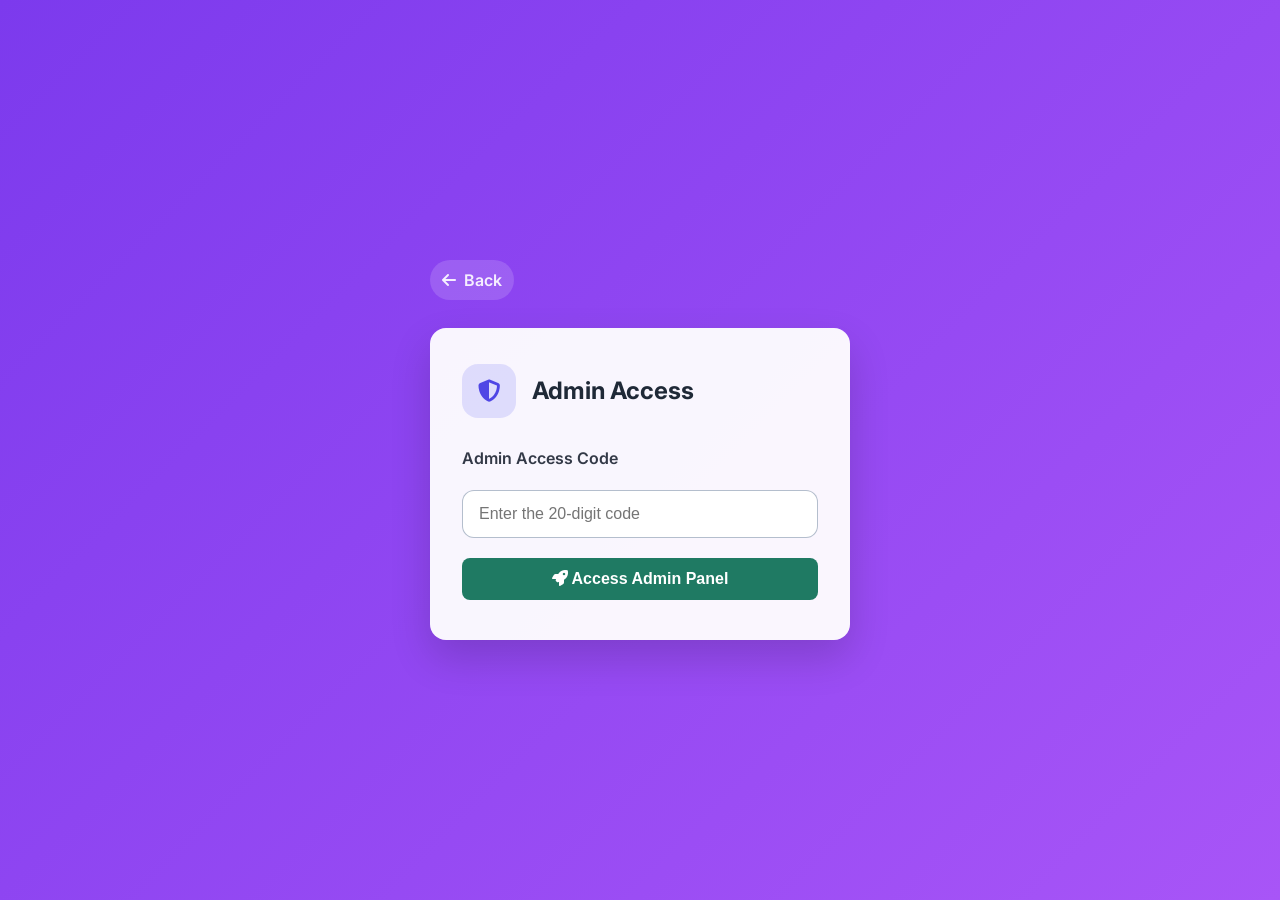
<file: admin-acess-form.html>
<!DOCTYPE html>
<html lang="en">
<head>
  <meta charset="UTF-8" />
  <meta name="viewport" content="width=device-width, initial-scale=1.0" />
  <title>Admin Access</title>
  <link rel="stylesheet" href="style.css" />
  <link href="https://fonts.googleapis.com/css2?family=Inter:wght@300;400;500;600;700&display=swap" rel="stylesheet" />
  <link rel="stylesheet" href="https://cdnjs.cloudflare.com/ajax/libs/font-awesome/6.4.0/css/all.min.css" />
</head>
<body class="admin-access-page">
  <main class="admin-access-container">
    <a href="login.html" class="admin-back">
      <i class="fas fa-arrow-left"></i>
      Back
    </a>

    <section class="admin-access-card">
      <div class="admin-access-header">
        <div class="admin-access-icon">
          <i class="fas fa-shield-alt"></i>
        </div>
        <h1>Admin Access</h1>
      </div>

      <form id="adminAccessForm" class="admin-access-form" novalidate>
        <label for="accessCode">Admin Access Code</label>
        <input
          id="accessCode"
          name="accessCode"
          type="text"
          maxlength="20"
          placeholder="Enter the 20-digit code"
          inputmode="numeric"
          pattern="\d{20}"
          autocomplete="one-time-code"
          required
        />

        <button type="submit" class="btn btn-primary w-full">
          <i class="fas fa-rocket"></i>
          Access Admin Panel
        </button>
      </form>
    </section>
  </main>

  <script>
    const form = document.getElementById('adminAccessForm');
    form.addEventListener('submit', (event) => {
      event.preventDefault();
      const code = document.getElementById('accessCode').value.trim();
      const isValid = /^\d{20}$/.test(code);

      if (!isValid) {
        alert('Please enter a valid 20-digit admin access code.');
        return;
      }

      alert('Access granted. Redirecting to admin panel...');
      // For demo purposes we just show an alert.
      // In a real app, replace with a redirect to the actual admin area.
      // window.location.href = '/admin/dashboard.html';
    });
  </script>
</body>
</html>
</file>
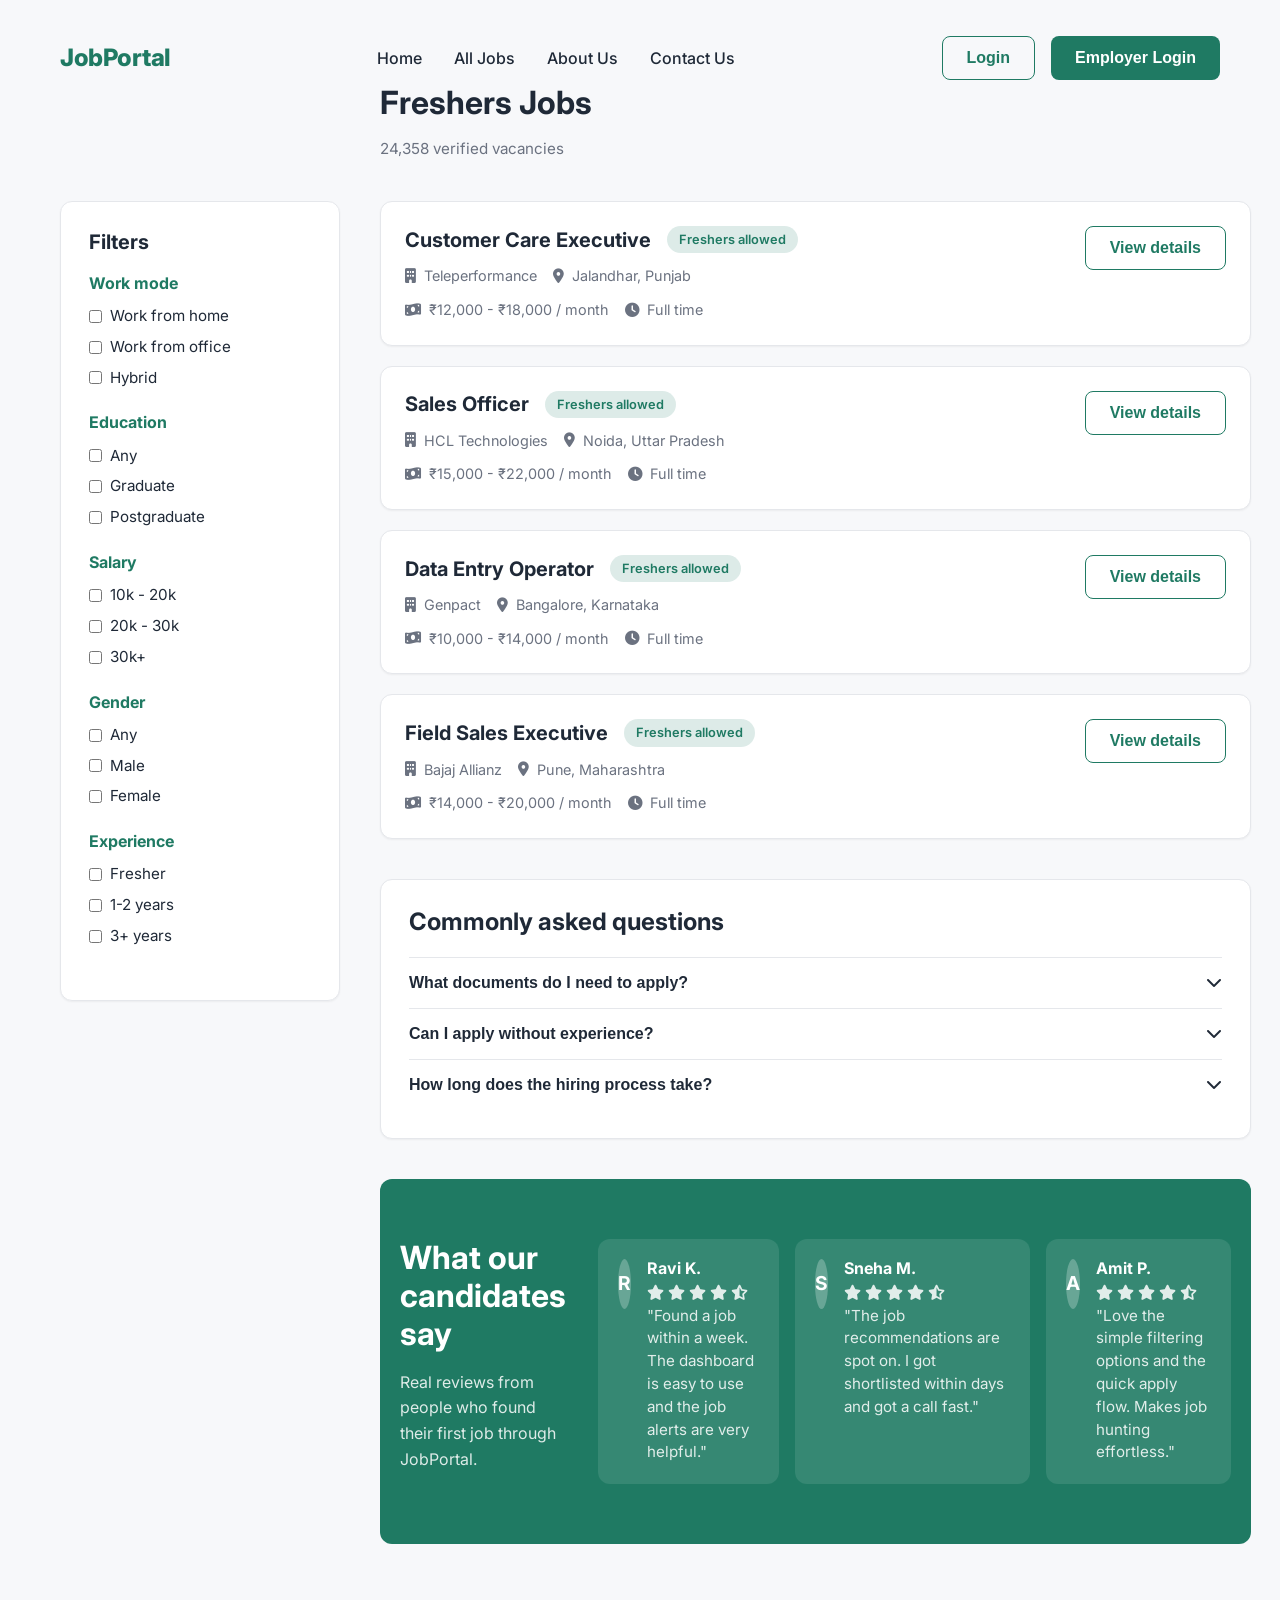
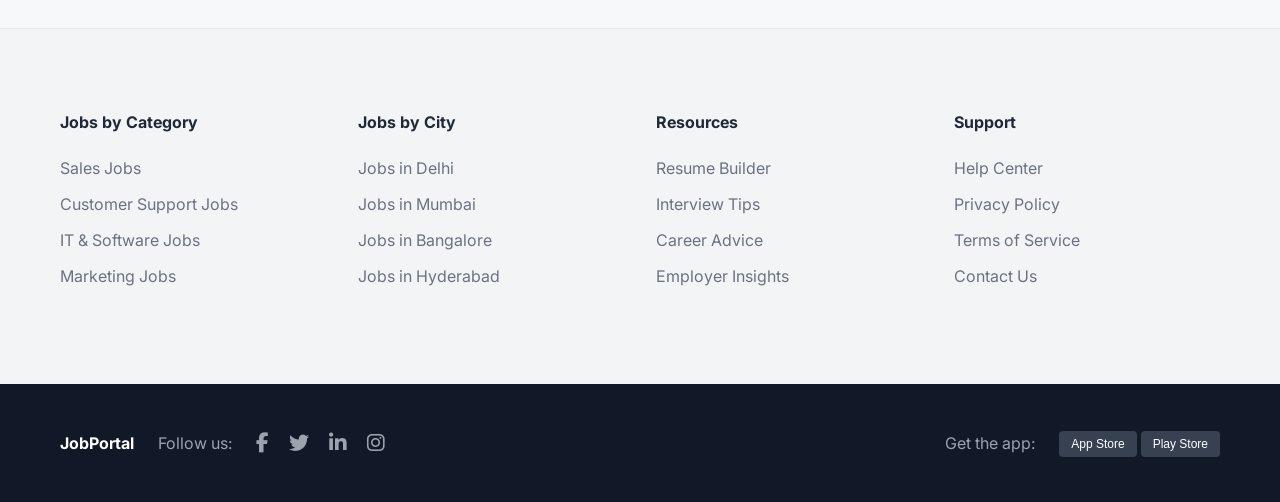
<file: all-jobs.html>
<!doctype html>
<html lang="en">
  <head>
    <meta charset="UTF-8" />
    <meta name="viewport" content="width=device-width, initial-scale=1.0" />
    <title>All Jobs - JobPortal</title>
    <link rel="stylesheet" href="style.css" />
    <link
      href="https://fonts.googleapis.com/css2?family=Inter:wght@300;400;500;600;700&display=swap"
      rel="stylesheet"
    />
    <!-- Font Awesome for Icons -->
    <link
      rel="stylesheet"
      href="https://cdnjs.cloudflare.com/ajax/libs/font-awesome/6.4.0/css/all.min.css"
    />
  </head>
  <body>
    <!-- Navigation -->
    <nav class="navbar navbar-transparent jobs-navbar">
      <div class="container nav-container">
        <div class="logo">
          <span class="logo-text">JobPortal</span>
        </div>
        <div class="nav-links">
          <a href="index.html">Home</a>  
          <a href="all-jobs.html">All Jobs</a>
          <a href="about-us.html">About Us</a>
          <a href="contact-us.html">Contact Us</a>
        </div>
        <div class="nav-actions">
          <button class="btn btn-outline">
            <a href="login.html">Login</a>
          </button>
          <button class="btn btn-primary">
            <a href="login.html" style="color: white; text-decoration: none;">Employer Login</a>
          </button>
        </div>
        <div class="mobile-toggle">
          <i class="fas fa-bars"></i>
        </div>
      </div>
    </nav>

    <!-- MAIN CONTENT -->
    <main class="all-jobs-page">
      <div class="container jobs-grid">
        <!-- FILTERS -->
        <aside class="filters" aria-label="Job filters">
          <h2>Filters</h2>
          <div class="filter-group">
            <h3>Work mode</h3>
            <label>
              <input type="checkbox" /> Work from home
            </label>
            <label>
              <input type="checkbox" /> Work from office
            </label>
            <label>
              <input type="checkbox" /> Hybrid
            </label>
          </div>

          <div class="filter-group">
            <h3>Education</h3>
            <label>
              <input type="checkbox" /> Any
            </label>
            <label>
              <input type="checkbox" /> Graduate
            </label>
            <label>
              <input type="checkbox" /> Postgraduate
            </label>
          </div>

          <div class="filter-group">
            <h3>Salary</h3>
            <label>
              <input type="checkbox" /> 10k - 20k
            </label>
            <label>
              <input type="checkbox" /> 20k - 30k
            </label>
            <label>
              <input type="checkbox" /> 30k+
            </label>
          </div>

          <div class="filter-group">
            <h3>Gender</h3>
            <label>
              <input type="checkbox" /> Any
            </label>
            <label>
              <input type="checkbox" /> Male
            </label>
            <label>
              <input type="checkbox" /> Female
            </label>
          </div>

          <div class="filter-group">
            <h3>Experience</h3>
            <label>
              <input type="checkbox" /> Fresher
            </label>
            <label>
              <input type="checkbox" /> 1-2 years
            </label>
            <label>
              <input type="checkbox" /> 3+ years
            </label>
          </div>
        </aside>

        <!-- JOB FEED -->
        <section class="job-feed">
          <header class="jobs-header">
            <h1>Freshers Jobs</h1>
            <p class="jobs-subtitle">24,358 verified vacancies</p>
          </header>

          <div class="job-cards">
            <article class="job-card">
              <div class="job-card-body">
                <div class="job-card-title">
                  <h3>Customer Care Executive</h3>
                  <span class="job-tag">Freshers allowed</span>
                </div>
                <p class="job-meta">
                  <span><i class="fas fa-building"></i> Teleperformance</span>
                  <span><i class="fas fa-map-marker-alt"></i> Jalandhar, Punjab</span>
                </p>
                <p class="job-meta">
                  <span><i class="fas fa-money-bill-wave"></i> ₹12,000 - ₹18,000 / month</span>
                  <span><i class="fas fa-clock"></i> Full time</span>
                </p>
              </div>
              <div class="job-card-actions">
                <button class="btn btn-outline">View details</button>
              </div>
            </article>

            <article class="job-card">
              <div class="job-card-body">
                <div class="job-card-title">
                  <h3>Sales Officer</h3>
                  <span class="job-tag">Freshers allowed</span>
                </div>
                <p class="job-meta">
                  <span><i class="fas fa-building"></i> HCL Technologies</span>
                  <span><i class="fas fa-map-marker-alt"></i> Noida, Uttar Pradesh</span>
                </p>
                <p class="job-meta">
                  <span><i class="fas fa-money-bill-wave"></i> ₹15,000 - ₹22,000 / month</span>
                  <span><i class="fas fa-clock"></i> Full time</span>
                </p>
              </div>
              <div class="job-card-actions">
                <button class="btn btn-outline">View details</button>
              </div>
            </article>

            <article class="job-card">
              <div class="job-card-body">
                <div class="job-card-title">
                  <h3>Data Entry Operator</h3>
                  <span class="job-tag">Freshers allowed</span>
                </div>
                <p class="job-meta">
                  <span><i class="fas fa-building"></i> Genpact</span>
                  <span><i class="fas fa-map-marker-alt"></i> Bangalore, Karnataka</span>
                </p>
                <p class="job-meta">
                  <span><i class="fas fa-money-bill-wave"></i> ₹10,000 - ₹14,000 / month</span>
                  <span><i class="fas fa-clock"></i> Full time</span>
                </p>
              </div>
              <div class="job-card-actions">
                <button class="btn btn-outline">View details</button>
              </div>
            </article>

            <article class="job-card">
              <div class="job-card-body">
                <div class="job-card-title">
                  <h3>Field Sales Executive</h3>
                  <span class="job-tag">Freshers allowed</span>
                </div>
                <p class="job-meta">
                  <span><i class="fas fa-building"></i> Bajaj Allianz</span>
                  <span><i class="fas fa-map-marker-alt"></i> Pune, Maharashtra</span>
                </p>
                <p class="job-meta">
                  <span><i class="fas fa-money-bill-wave"></i> ₹14,000 - ₹20,000 / month</span>
                  <span><i class="fas fa-clock"></i> Full time</span>
                </p>
              </div>
              <div class="job-card-actions">
                <button class="btn btn-outline">View details</button>
              </div>
            </article>
          </div>

          <!-- FAQ SECTION -->
          <section class="faq-section">
            <h2>Commonly asked questions</h2>

            <div class="faq-item">
              <button class="faq-question" type="button">
                What documents do I need to apply?
                <span class="faq-toggle"><i class="fas fa-chevron-down"></i></span>
              </button>
              <div class="faq-answer">
                <p>
                  Generally you will need your resume, identity proof, and education
                  certificates. Some employers may ask for additional records.
                </p>
              </div>
            </div>

            <div class="faq-item">
              <button class="faq-question" type="button">
                Can I apply without experience?
                <span class="faq-toggle"><i class="fas fa-chevron-down"></i></span>
              </button>
              <div class="faq-answer">
                <p>
                  Yes — many jobs listed as "Freshers allowed" accept applications
                  from graduates or recent pass-outs with minimal experience.
                </p>
              </div>
            </div>

            <div class="faq-item">
              <button class="faq-question" type="button">
                How long does the hiring process take?
                <span class="faq-toggle"><i class="fas fa-chevron-down"></i></span>
              </button>
              <div class="faq-answer">
                <p>
                  It varies by employer, but most hiring cycles complete in 2-4 weeks.
                  You can track application status on your dashboard.
                </p>
              </div>
            </div>
          </section>

          <!-- TESTIMONIALS -->
          <section class="testimonials-banner">
            <div class="container testimonials-grid">
              <div class="testimonials-intro">
                <h2>What our candidates say</h2>
                <p>
                  Real reviews from people who found their first job through JobPortal.
                </p>
              </div>

              <div class="testimonials-cards">
                <div class="testimonial-card">
                  <div class="testimonial-avatar">R</div>
                  <div>
                    <h4>Ravi K.</h4>
                    <p class="rating">
                      <i class="fas fa-star"></i>
                      <i class="fas fa-star"></i>
                      <i class="fas fa-star"></i>
                      <i class="fas fa-star"></i>
                      <i class="fas fa-star-half-alt"></i>
                    </p>
                    <p>
                      "Found a job within a week. The dashboard is easy to use and the
                      job alerts are very helpful."
                    </p>
                  </div>
                </div>

                <div class="testimonial-card">
                  <div class="testimonial-avatar">S</div>
                  <div>
                    <h4>Sneha M.</h4>
                    <p class="rating">
                      <i class="fas fa-star"></i>
                      <i class="fas fa-star"></i>
                      <i class="fas fa-star"></i>
                      <i class="fas fa-star"></i>
                      <i class="fas fa-star-half-alt"></i>
                    </p>
                    <p>
                      "The job recommendations are spot on. I got shortlisted within
                      days and got a call fast."
                    </p>
                  </div>
                </div>

                <div class="testimonial-card">
                  <div class="testimonial-avatar">A</div>
                  <div>
                    <h4>Amit P.</h4>
                    <p class="rating">
                      <i class="fas fa-star"></i>
                      <i class="fas fa-star"></i>
                      <i class="fas fa-star"></i>
                      <i class="fas fa-star"></i>
                      <i class="fas fa-star-half-alt"></i>
                    </p>
                    <p>
                      "Love the simple filtering options and the quick apply flow.
                      Makes job hunting effortless."
                    </p>
                  </div>
                </div>
              </div>
            </div>
          </section>
        </section>
      </div>
    </main>

    <!-- FOOTER -->
    <footer class="main-footer">
      <div class="container footer-grid footer-jobs">
        <div class="footer-col">
          <h4>Jobs by Category</h4>
          <ul>
            <li><a href="#">Sales Jobs</a></li>
            <li><a href="#">Customer Support Jobs</a></li>
            <li><a href="#">IT & Software Jobs</a></li>
            <li><a href="#">Marketing Jobs</a></li>
          </ul>
        </div>
        <div class="footer-col">
          <h4>Jobs by City</h4>
          <ul>
            <li><a href="#">Jobs in Delhi</a></li>
            <li><a href="#">Jobs in Mumbai</a></li>
            <li><a href="#">Jobs in Bangalore</a></li>
            <li><a href="#">Jobs in Hyderabad</a></li>
          </ul>
        </div>
        <div class="footer-col">
          <h4>Resources</h4>
          <ul>
            <li><a href="#">Resume Builder</a></li>
            <li><a href="#">Interview Tips</a></li>
            <li><a href="#">Career Advice</a></li>
            <li><a href="#">Employer Insights</a></li>
          </ul>
        </div>
        <div class="footer-col">
          <h4>Support</h4>
          <ul>
            <li><a href="#">Help Center</a></li>
            <li><a href="#">Privacy Policy</a></li>
            <li><a href="#">Terms of Service</a></li>
            <li><a href="#">Contact Us</a></li>
          </ul>
        </div>
      </div>
    </footer>

    <div class="final-footer">
      <div class="container final-footer-container">
        <div class="social-side">
          <span class="logo-text-sm">JobPortal</span>
          <span class="social-label">Follow us:</span>
          <div class="social-icons">
            <a href="#"><i class="fab fa-facebook-f"></i></a>
            <a href="#"><i class="fab fa-twitter"></i></a>
            <a href="#"><i class="fab fa-linkedin-in"></i></a>
            <a href="#"><i class="fab fa-instagram"></i></a>
          </div>
        </div>
        <div class="app-side">
          <span>Get the app:</span>
          <div class="buttons-small">
            <button class="btn-xs">App Store</button>
            <button class="btn-xs">Play Store</button>
          </div>
        </div>
      </div>
    </div>

    <script>
      document.querySelectorAll('.faq-question').forEach((button) => {
        button.addEventListener('click', () => {
          button.classList.toggle('active');
          const content = button.nextElementSibling;
          if (!content) return;
          if (content.style.maxHeight) {
            content.style.maxHeight = null;
          } else {
            content.style.maxHeight = content.scrollHeight + 'px';
          }
        });
      });
    </script>
  </body>
</html>
</file>
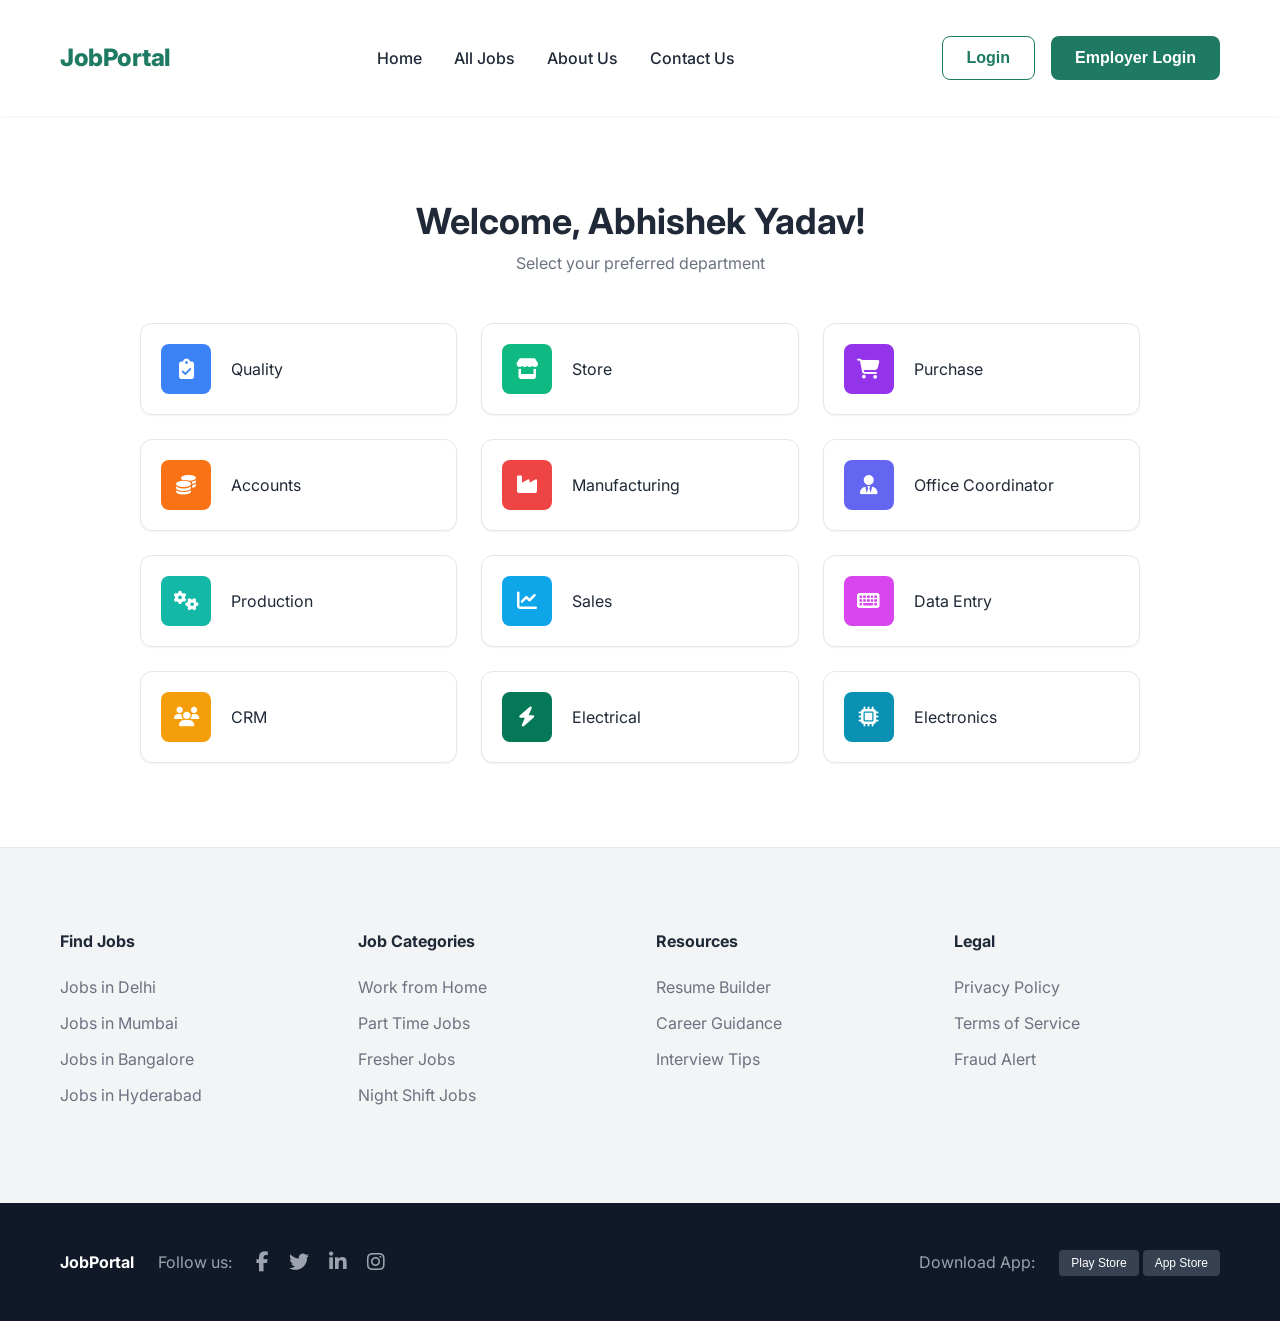
<file: jobs.html>
﻿<!doctype html>
<html lang="en">
  <head>
    <meta charset="UTF-8" />
    <meta name="viewport" content="width=device-width, initial-scale=1.0" />
    <title>Department Selection - Jobs</title>
    <link rel="stylesheet" href="style.css" />
    <link href="https://fonts.googleapis.com/css2?family=Inter:wght@300;400;500;600;700&display=swap" rel="stylesheet" />
    <!-- Font Awesome for icons -->
    <link rel="stylesheet" href="https://cdnjs.cloudflare.com/ajax/libs/font-awesome/6.4.0/css/all.min.css" />
  </head>
  <body>
    <!-- Navigation -->
    <nav class="navbar">
      <div class="container nav-container">
        <div class="logo">
          <span class="logo-text">JobPortal</span>
        </div>
        <div class="nav-links">
          <a href="index.html">Home</a>  
          <a href="jobs.html">All Jobs</a>
          <a href="about-us.html">About Us</a>
          <a href="contact-us.html">Contact Us</a>
        </div>
        <div class="nav-actions">
          <button class="btn btn-outline">
            <a href="login.html">Login</a>
          </button>
          <button class="btn btn-primary">
            <a href="login.html" style="color: white; text-decoration: none;">Employer Login</a>
          </button>
        </div>
        <div class="mobile-toggle">
          <i class="fas fa-bars"></i>
        </div>
      </div>
    </nav>

    <!-- Main Content -->
    <section class="section departments-section">
      <div class="container">
        <header class="dept-header">
          <h1>Welcome, Abhishek Yadav!</h1>
          <p>Select your preferred department</p>
        </header>

        <div class="departments-grid">
          <a href="#" class="dept-card">
            <div class="dept-icon" style="background-color: #3b82f6;"><i class="fas fa-clipboard-check"></i></div>
            <div class="dept-info">Quality</div>
          </a>
          <a href="#" class="dept-card">
            <div class="dept-icon" style="background-color: #10b981;"><i class="fas fa-store"></i></div>
            <div class="dept-info">Store</div>
          </a>
          <a href="#" class="dept-card">
            <div class="dept-icon" style="background-color: #9333ea;"><i class="fas fa-shopping-cart"></i></div>
            <div class="dept-info">Purchase</div>
          </a>
          <a href="#" class="dept-card">
            <div class="dept-icon" style="background-color: #f97316;"><i class="fas fa-coins"></i></div>
            <div class="dept-info">Accounts</div>
          </a>
          <a href="#" class="dept-card">
            <div class="dept-icon" style="background-color: #ef4444;"><i class="fas fa-industry"></i></div>
            <div class="dept-info">Manufacturing</div>
          </a>
          <a href="#" class="dept-card">
            <div class="dept-icon" style="background-color: #6366f1;"><i class="fas fa-user-tie"></i></div>
            <div class="dept-info">Office Coordinator</div>
          </a>
          <a href="#" class="dept-card">
            <div class="dept-icon" style="background-color: #14b8a6;"><i class="fas fa-cogs"></i></div>
            <div class="dept-info">Production</div>
          </a>
          <a href="#" class="dept-card">
            <div class="dept-icon" style="background-color: #0ea5e9;"><i class="fas fa-chart-line"></i></div>
            <div class="dept-info">Sales</div>
          </a>
          <a href="#" class="dept-card">
            <div class="dept-icon" style="background-color: #d946ef;"><i class="fas fa-keyboard"></i></div>
            <div class="dept-info">Data Entry</div>
          </a>
          <a href="#" class="dept-card">
            <div class="dept-icon" style="background-color: #f59e0b;"><i class="fas fa-users"></i></div>
            <div class="dept-info">CRM</div>
          </a>
          <a href="#" class="dept-card">
            <div class="dept-icon" style="background-color: #047857;"><i class="fas fa-bolt"></i></div>
            <div class="dept-info">Electrical</div>
          </a>
          <a href="#" class="dept-card">
            <div class="dept-icon" style="background-color: #0891b2;"><i class="fas fa-microchip"></i></div>
            <div class="dept-info">Electronics</div>
          </a>
        </div>
      </div>
    </section>

    <!-- 9. FOOTER LINKS SECTION -->
    <footer class="main-footer">
      <div class="container footer-grid">
        <div class="footer-col">
          <h4>Find Jobs</h4>
          <ul>
            <li><a href="#">Jobs in Delhi</a></li>
            <li><a href="#">Jobs in Mumbai</a></li>
            <li><a href="#">Jobs in Bangalore</a></li>
            <li><a href="#">Jobs in Hyderabad</a></li>
          </ul>
        </div>
        <div class="footer-col">
          <h4>Job Categories</h4>
          <ul>
            <li><a href="#">Work from Home</a></li>
            <li><a href="#">Part Time Jobs</a></li>
            <li><a href="#">Fresher Jobs</a></li>
            <li><a href="#">Night Shift Jobs</a></li>
          </ul>
        </div>
        <div class="footer-col">
          <h4>Resources</h4>
          <ul>
            <li><a href="#">Resume Builder</a></li>
            <li><a href="#">Career Guidance</a></li>
            <li><a href="#">Interview Tips</a></li>
          </ul>
        </div>
        <div class="footer-col">
          <h4>Legal</h4>
          <ul>
            <li><a href="#">Privacy Policy</a></li>
            <li><a href="#">Terms of Service</a></li>
            <li><a href="#">Fraud Alert</a></li>
          </ul>
        </div>
      </div>
    </footer>

    <!-- 10. FINAL FOOTER BAR -->
    <div class="final-footer">
      <div class="container final-footer-container">
        <div class="social-side">
          <span class="logo-text-sm">JobPortal</span>
          <span class="social-label">Follow us:</span>
          <div class="social-icons">
            <a href="#"><i class="fab fa-facebook-f"></i></a>
            <a href="#"><i class="fab fa-twitter"></i></a>
            <a href="#"><i class="fab fa-linkedin-in"></i></a>
            <a href="#"><i class="fab fa-instagram"></i></a>
          </div>
        </div>
        <div class="app-side">
          <span>Download App:</span>
          <div class="buttons-small">
            <button class="btn-xs">Play Store</button>
            <button class="btn-xs">App Store</button>
          </div>
        </div>
      </div>
    </div>
    <script src="script.js"></script>
  </body>
</html>
</file>
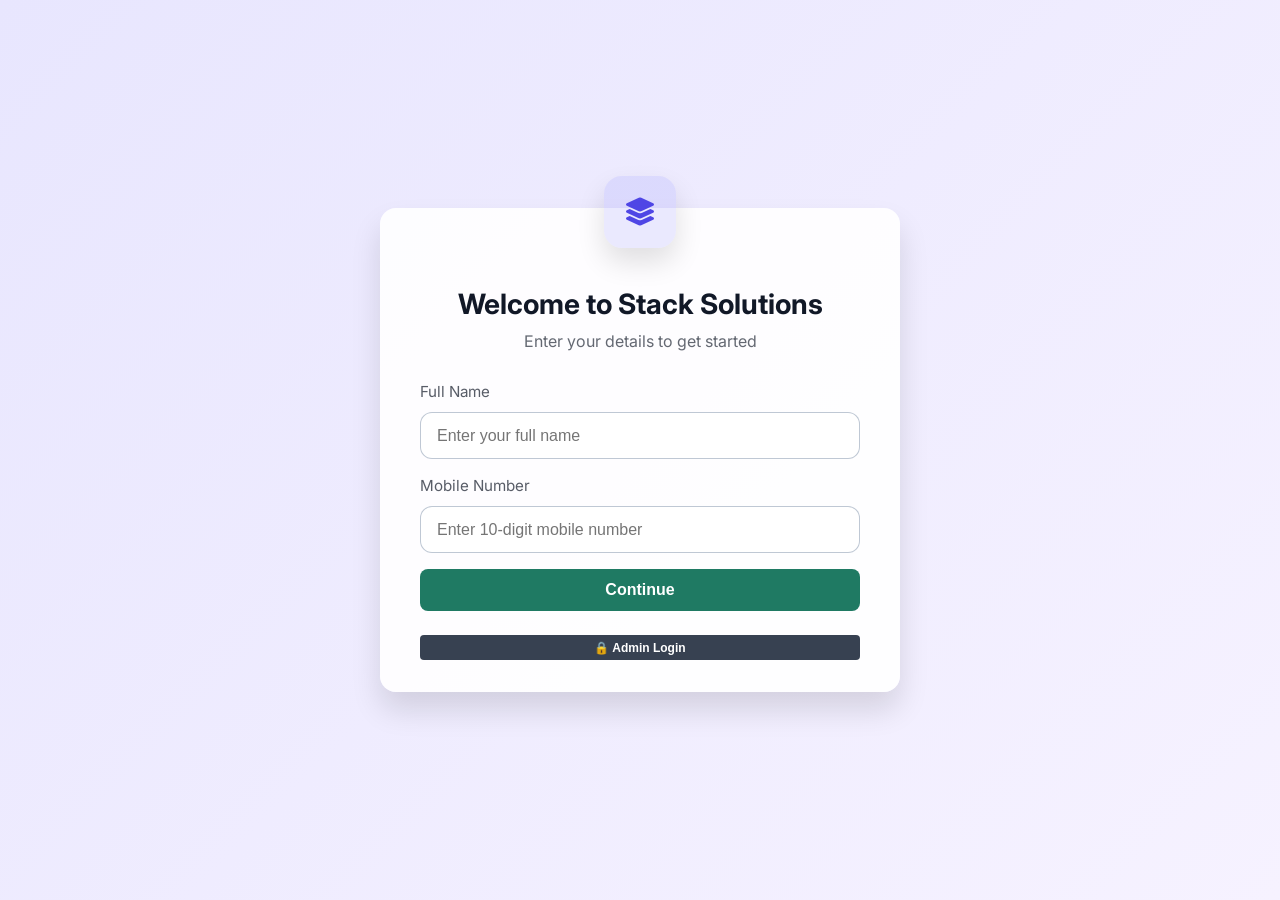
<file: login.html>
<!doctype html>
<html lang="en">
  <head>
    <meta charset="UTF-8" />
    <meta name="viewport" content="width=device-width, initial-scale=1.0" />
    <title>Login - Stack Solutions</title>
    <link rel="stylesheet" href="style.css" />
    <link
      href="https://fonts.googleapis.com/css2?family=Inter:wght@300;400;500;600;700&display=swap"
      rel="stylesheet"
    />
    <!-- Font Awesome (icons) -->
    <link
      rel="stylesheet"
      href="https://cdnjs.cloudflare.com/ajax/libs/font-awesome/6.4.0/css/all.min.css"
    />
  </head>
  <body class="auth-page">
    <main class="auth-container">
      <div class="auth-card">
        <div class="auth-logo">
          <div class="auth-logo-inner">
            <i class="fas fa-layer-group"></i>
          </div>
        </div>

        <div class="auth-header">
          <h1>Welcome to Stack Solutions</h1>
          <p>Enter your details to get started</p>
        </div>

        <form id="loginForm" class="auth-form" novalidate>
          <div class="form-field">
            <label for="fullName">Full Name</label>
            <input
              id="fullName"
              name="fullName"
              type="text"
              placeholder="Enter your full name"
              required
            />
          </div>

          <div class="form-field">
            <label for="mobileNumber">Mobile Number</label>
            <input
              id="mobileNumber"
              name="mobileNumber"
              type="tel"
              placeholder="Enter 10-digit mobile number"
              pattern="\d{10}"
              required
            />
          </div>

          <button type="submit" class="btn btn-primary w-full">Continue</button>
        </form>

        <button id="adminBtn" class="btn btn-white btn-xs w-full mt-4">
          🔒 Admin Login
        </button>
      </div>
    </main>

    <!-- Admin Login Modal -->
    <div id="adminModal" class="modal" aria-hidden="true">
      <div class="modal-overlay" data-close="true"></div>
      <div
        class="modal-content"
        role="dialog"
        aria-modal="true"
        aria-labelledby="adminTitle"
      >
        <button class="modal-close" data-close="true" aria-label="Close">
          <i class="fas fa-times"></i>
        </button>
        <h2 id="adminTitle">Admin Login</h2>
        <p class="modal-subtitle">Enter your credentials to continue</p>

        <form id="adminForm" class="auth-form" novalidate>
          <div class="form-field">
            <label for="adminUser">Username</label>
            <input
              id="adminUser"
              name="adminUser"
              type="text"
              placeholder="Username"
              required
            />
          </div>

          <div class="form-field">
            <label for="adminPass">Password</label>
            <input
              id="adminPass"
              name="adminPass"
              type="password"
              placeholder="Password"
              required
            />
          </div>

          <button type="submit" class="btn btn-primary w-full">Sign In</button>
        </form>
      </div>
    </div>

    <script>
      const form = document.getElementById("loginForm");
      form.addEventListener("submit", (event) => {
        event.preventDefault();
        const fullName = document.getElementById("fullName").value.trim();
        const mobile = document.getElementById("mobileNumber").value.trim();

        if (!fullName || !/^\d{10}$/.test(mobile)) {
          alert("Please enter a valid name and a 10-digit mobile number.");
          return;
        }

        alert(
          `Welcome, ${fullName}!\nWe have sent a confirmation to ${mobile}.`,
        );
      });

      const adminBtn = document.getElementById("adminBtn");
      const adminModal = document.getElementById("adminModal");
      const adminForm = document.getElementById("adminForm");

      const openAdminModal = () => {
        adminModal.classList.add("modal-open");
        adminModal.setAttribute("aria-hidden", "false");
        document.body.style.overflow = "hidden";
      };

      const closeAdminModal = () => {
        adminModal.classList.remove("modal-open");
        adminModal.setAttribute("aria-hidden", "true");
        document.body.style.overflow = "";
      };

      adminBtn.addEventListener("click", openAdminModal);

      adminModal.addEventListener("click", (event) => {
        if (event.target.matches("[data-close]")) {
          closeAdminModal();
        }
      });

      adminForm.addEventListener("submit", (event) => {
        event.preventDefault();
        const username = document.getElementById("adminUser").value.trim();
        const password = document.getElementById("adminPass").value;

        // Simple demo credentials (replace with real auth logic)
        if (username === "admin" && password === "admin123") {
          alert("Admin login successful!");
          closeAdminModal();
          return;
        }

        alert("Invalid admin credentials.");
      });
    </script>
  </body>
</html>
</file>
<file: style.css>
:root {
  --primary-green: #1f7a63;
  --accent-green: #2e9e76;
  --dark-green: #145242;
  --bg-color: #f7f8fa;
  --text-dark: #1f2937;
  --text-muted: #6b7280;
  --white: #ffffff;
  --border-color: #e5e7eb;
  --primary-font: "Inter", sans-serif;
  --shadow-sm: 0 1px 2px 0 rgba(0, 0, 0, 0.05);
  --shadow-md:
    0 4px 6px -1px rgba(0, 0, 0, 0.1), 0 2px 4px -1px rgba(0, 0, 0, 0.06);
  --radius-md: 8px;
  --radius-lg: 12px;
  --radius-xl: 16px;
  --transition: all 0.3s ease;
}

* {
  margin: 0;
  padding: 0;
  box-sizing: border-box;
}

body {
  font-family: var(--primary-font);
  background-color: var(--bg-color);
  color: var(--text-dark);
  line-height: 1.5;
}

/* Utilities */
.container {
  max-width: 1200px;
  margin: 20px auto;
  padding: 0 20px;
}

.section {
  padding: 4rem 0;
}

h1,
h2,
h3,
h4 {
  font-weight: 700;
  line-height: 1.2;
  margin-bottom: 0.5rem;
}

p {
  color: var(--text-muted);
}

a {
  text-decoration: none;
  color: var(--primary-green);
}

ul {
  list-style: none;
}

/* Buttons */
.btn {
  display: inline-block;
  padding: 0.75rem 1.5rem;
  border-radius: var(--radius-md);
  font-weight: 600;
  cursor: pointer;
  transition: var(--transition);
  border: none;
  font-size: 1rem;
}

.btn-primary {
  background-color: var(--primary-green);
  color: var(--white);
}

.btn-primary:hover {
  background-color: var(--dark-green);
  transform: translateY(-1px);
}

.btn-outline {
  background-color: transparent;
  border: 1px solid var(--primary-green);
  color: var(--primary-green);
}

.btn-outline:hover {
  background-color: rgba(31, 122, 99, 0.1);
}

.btn-white {
  background-color: var(--white);
  color: var(--primary-green);
}

.text-center {
  text-align: center;
}
.mt-4 {
  margin-top: 1.5rem;
}

/* Navbar */
.navbar {
  background-color: var(--white);
  box-shadow: var(--shadow-sm);
  padding: 1rem 0;
  position: sticky;
  top: 0;
  z-index: 1000;
}

.nav-container {
  display: flex;
  justify-content: space-between;
  align-items: center;
}

.logo-text {
  font-size: 1.5rem;
  font-weight: 800;
  color: var(--primary-green);
  letter-spacing: -0.5px;
}

.nav-links {
  display: flex;
  gap: 2rem;
}

.nav-links a {
  color: var(--text-dark);
  font-weight: 500;
}

.nav-links a:hover {
  color: var(--primary-green);
}

.nav-actions {
  display: flex;
  gap: 1rem;
}

.mobile-toggle {
  display: none;
  font-size: 1.5rem;
  color: var(--text-dark);
  cursor: pointer;
}

/* Transparent Navbar state */
.navbar-transparent {
  background-color: transparent !important;
  box-shadow: none !important;
  position: absolute;
  width: 100%;
}

/* 1. Hero Section */
.hero-section {
  padding: 8rem 0 4rem; /* Increased top padding to accommodate the transparent absolute navbar */
  background-color: var(--white);
  background-image: url('images/header1.jpg');
  background-size: cover;
  background-position: center;
  background-repeat: no-repeat;
}

.hero-container {
  display: grid;
  grid-template-columns: 1fr 1fr;
  gap: 4rem;
  align-items: center;
}

.badge {
  display: inline-block;
  background-color: #e6f6f1;
  color: var(--primary-green);
  padding: 0.25rem 0.75rem;
  border-radius: 20px;
  font-size: 0.875rem;
  font-weight: 600;
  margin-bottom: 1rem;
}

.hero-content h1 {
  font-size: 3.5rem;
  color: var(--text-dark);
  margin-bottom: 0.5rem;
}

.hero-content .subtext {
  font-size: 1.25rem;
  margin-bottom: 2rem;
}

.search-box {
  background-color: var(--white);
  border: 1px solid var(--border-color);
  border-radius: var(--radius-lg);
  box-shadow: var(--shadow-md);
  padding: 0.75rem;
  display: flex;
  gap: 0.5rem;
  align-items: center;
  margin-bottom: 2rem;
}

.search-input-group {
  flex: 1;
  display: flex;
  align-items: center;
  gap: 0.5rem;
  padding: 0 0.5rem;
}

.search-input-group i {
  color: var(--text-muted);
}

.search-input-group input,
.search-input-group select {
  width: 100%;
  border: none;
  outline: none;
  font-size: 1rem;
  color: var(--text-dark);
  background: transparent;
}

.divider {
  width: 1px;
  height: 30px;
  background-color: var(--border-color);
}

.search-btn {
  padding: 0.75rem 2rem;
}

.trust-badges,
.trusted-companies {
  margin-bottom: 1.5rem;
}

.small-label {
  font-size: 0.875rem;
  margin-bottom: 0.5rem;
  text-transform: uppercase;
  letter-spacing: 0.5px;
  font-weight: 600;
  color: #9ca3af;
}

.govt-logos,
.company-logos {
  display: flex;
  gap: 1.5rem;
  align-items: center;
}

.logo-placeholder {
  font-weight: bold;
  color: #555;
  background: #eee;
  padding: 4px 8px;
  border-radius: 4px;
  font-size: 0.8rem;
}

.company-logos .logo-text {
  font-weight: 600;
  color: #4b5563;
}

.hero-image {
  display: flex;
  justify-content: flex-end;
}

.image-placeholder-large {
  width: 400px;
  height: 500px;
  background-color: #e5e7eb;
  border-radius: 20px;
  display: flex;
  flex-direction: column;
  align-items: center;
  justify-content: center;
  color: #9ca3af;
  font-size: 1.5rem;
  position: relative;
  overflow: hidden;
}

/* 2. AI Job Prep */
.ai-prep-section {
  background: linear-gradient(135deg, #e6f6f1 0%, #d1fae5 100%);
  padding: 4rem 0;
  position: relative;
  overflow: hidden;
}

.ai-prep-container {
  display: grid;
  grid-template-columns: 1fr 1fr;
  gap: 4rem;
  align-items: center;
}

.icon-box {
  width: 50px;
  height: 50px;
  background-color: var(--white);
  border-radius: 12px;
  display: flex;
  align-items: center;
  justify-content: center;
  color: var(--primary-green);
  font-size: 1.5rem;
  margin-bottom: 1rem;
  box-shadow: var(--shadow-sm);
}

.ai-cards {
  position: relative;
  height: 250px;
}

.p-card {
  background: var(--white);
  padding: 2rem;
  border-radius: var(--radius-lg);
  box-shadow: 0 10px 25px rgba(0, 0, 0, 0.05);
  position: absolute;
  width: 300px;
  left: 50px;
  transition: transform 0.3s ease;
}

.p-card-1 {
  z-index: 3;
  top: 0;
}

.p-card-2 {
  z-index: 2;
  top: 20px;
  left: 70px;
  opacity: 0.6;
  transform: scale(0.95);
}

.p-card-3 {
  z-index: 1;
  top: 40px;
  left: 90px;
  opacity: 0.3;
  transform: scale(0.9);
}

.card-header h4 {
  margin-bottom: 0.25rem;
}

.card-header .company-name {
  display: block;
  color: var(--text-muted);
  margin-bottom: 1.5rem;
}

.btn-sm {
  padding: 0.5rem 1rem;
  font-size: 0.875rem;
}

/* 3. Popular Searches */
.section-title {
  text-align: center;
  font-size: 2rem;
  margin-bottom: 3rem;
  position: relative;
}

.grid-6 {
  display: grid;
  grid-template-columns: repeat(3, 1fr);
  gap: 2rem;
}

.category-card {
  background: var(--white);
  border-radius: var(--radius-lg);
  padding: 1.5rem;
  box-shadow: var(--shadow-sm);
  transition: var(--transition);
  position: relative;
  border: 1px solid transparent;
}

.category-card:hover {
  transform: translateY(-5px);
  box-shadow: var(--shadow-md);
  border-color: var(--primary-green);
}

.trending-badge {
  position: absolute;
  top: 10px;
  right: 10px;
  font-size: 0.7rem;
  background: #fef3c7;
  color: #d97706;
  padding: 2px 6px;
  border-radius: 4px;
  font-weight: 600;
}

.cat-img {
  height: 150px;
  background: #f3f4f6;
  margin: 1rem 0;
  border-radius: var(--radius-md);
  overflow: hidden;
}

.cat-img img {
  width: 100%;
  height: 100%;
  object-fit: cover;
  display: block;
}

/* 4. Top Companies */
.grid-4 {
  display: grid;
  grid-template-columns: repeat(4, 1fr);
  gap: 2rem;
}

.company-card {
  background: var(--white);
  padding: 2rem;
  border-radius: var(--radius-lg);
  text-align: center;
  box-shadow: var(--shadow-sm);
  border: 1px solid var(--border-color);
  transition: var(--transition);
}

.company-card:hover {
  box-shadow: var(--shadow-md);
  border-color: var(--primary-green);
}

.company-logo {
  width: 80px;
  height: 80px;
  background-color: #f3f4f6;
  border-radius: 8px;
  margin: 0 auto 1rem;
  display: flex;
  align-items: center;
  justify-content: center;
  font-weight: bold;
  color: var(--primary-green);
  overflow: hidden;
}

.company-logo img {
  width: 100%;
  height: 100%;
  object-fit: contain;
  padding: 8px;
}

.view-link {
  display: inline-block;
  margin-top: 1rem;
  font-size: 0.9rem;
  font-weight: 600;
}

/* 5. Trending Job Roles */
.pill-container {
  display: flex;
  flex-wrap: wrap;
  justify-content: center;
  gap: 1rem;
  max-width: 900px;
  margin: 0 auto;
}

.pill {
  display: inline-flex;
  align-items: center;
  gap: 0.5rem;
  background: var(--white);
  padding: 0.75rem 1.5rem;
  border: 1px solid var(--border-color);
  border-radius: 50px;
  color: var(--text-dark);
  font-weight: 500;
  transition: var(--transition);
}

.pill:hover {
  border-color: var(--primary-green);
  color: var(--primary-green);
  background: #f0fdf9;
}

.pill i {
  color: var(--primary-green);
}

.pill .count {
  background: #e5e7eb;
  color: var(--text-muted);
  font-size: 0.75rem;
  padding: 2px 6px;
  border-radius: 10px;
}

/* 6. Testimonials */
.testimonials {
  padding: 0;
}

.testimonial-container {
  display: grid;
  grid-template-columns: 1fr 2fr;
  background: #fff;
  border-radius: var(--radius-xl);
  overflow: hidden;
  box-shadow: var(--shadow-sm);
}

.testimonial-intro {
  background-color: var(--primary-green);
  color: var(--white);
  padding: 3rem;
  display: flex;
  flex-direction: column;
  justify-content: center;
}

.testimonial-intro .quote-icon {
  font-size: 2rem;
  opacity: 0.3;
  margin-bottom: 1rem;
}

.testimonial-intro h3 {
  font-size: 1.5rem;
  margin-bottom: 1rem;
}

.testimonial-intro .stars {
  color: #fbbf24;
  margin-bottom: 0.5rem;
}

.testimonial-intro p {
  color: rgba(255, 255, 255, 0.8);
}

.testimonial-cards {
  padding: 3rem;
  display: flex;
  gap: 1.5rem;
  background: #f9fafb;
  overflow-x: auto;
}

.t-card {
  background: var(--white);
  padding: 1.5rem;
  border-radius: var(--radius-md);
  min-width: 250px;
  box-shadow: var(--shadow-sm);
}

.t-card .profile {
  display: flex;
  align-items: center;
  gap: 1rem;
  margin-bottom: 1rem;
}

.t-card .avatar {
  width: 40px;
  height: 40px;
  background: #e0e7ff;
  color: #4338ca;
  border-radius: 50%;
  display: flex;
  align-items: center;
  justify-content: center;
  font-weight: bold;
}

.t-card .review {
  font-size: 0.9rem;
  color: var(--text-dark);
  font-style: italic;
}

/* 7. Download App */
.download-section {
  background-color: #eef2ff;
  padding: 4rem 0;
}

.download-container {
  display: grid;
  grid-template-columns: 1fr 1fr;
  align-items: center;
}

.download-content h2 {
  font-size: 2.5rem;
  margin-bottom: 1rem;
}

.app-buttons {
  display: flex;
  gap: 1rem;
  margin: 2rem 0;
}

.btn-store {
  background: #000;
  color: #fff;
  padding: 10px 20px;
  border-radius: 8px;
  border: none;
  cursor: pointer;
  font-weight: 600;
}

.qr-code {
  display: flex;
  align-items: center;
  gap: 1rem;
}

.qr-placeholder {
  width: 80px;
  height: 80px;
  background: #fff;
  display: flex;
  align-items: center;
  justify-content: center;
  border: 1px solid #ccc;
}

.download-image {
  display: flex;
  justify-content: center;
}

.phone-mockup {
  width: 280px;
  height: 550px;
  background: #111;
  border-radius: 36px;
  padding: 10px;
  border: 4px solid #333;
}

.screen-content {
  background: #fff;
  width: 100%;
  height: 100%;
  border-radius: 28px;
  display: flex;
  flex-direction: column;
  align-items: center;
  justify-content: center;
}

.screen-content i {
  font-size: 3rem;
  color: var(--primary-green);
  margin-bottom: 1rem;
}

/* 8. Employer Section */
.employer-section .container {
  background: #fff;
  border-radius: var(--radius-xl);
  box-shadow: var(--shadow-sm);
  padding: 3rem;
  overflow: hidden;
}

.employer-card {
  display: grid;
  grid-template-columns: 1fr 1fr;
  gap: 3rem;
  align-items: center;
}

.img-placeholder-rect {
  width: 100%;
  height: 300px;
  background: #e5e7eb;
  border-radius: var(--radius-lg);
}

/* 9. Main Footer */
.main-footer {
  background: #f3f4f6;
  padding: 4rem 0;
  border-top: 1px solid #e5e7eb;
}

.footer-grid {
  display: grid;
  grid-template-columns: repeat(4, 1fr);
  gap: 2rem;
}

.footer-col h4 {
  margin-bottom: 1.5rem;
  color: var(--text-dark);
}

.footer-col ul li {
  margin-bottom: 0.75rem;
}

.footer-col ul li a {
  color: var(--text-muted);
}

.footer-col ul li a:hover {
  color: var(--primary-green);
  text-decoration: underline;
}

/* 10. Final Footer */
.final-footer {
  background: #111827;
  color: #9ca3af;
  padding: 1.5rem 0;
}

.final-footer-container {
  display: flex;
  justify-content: space-between;
  align-items: center;
}

.social-side,
.app-side {
  display: flex;
  align-items: center;
  gap: 1.5rem;
}

.logo-text-sm {
  color: var(--white);
  font-weight: 700;
}

.social-icons a {
  color: #9ca3af;
  margin-right: 1rem;
  font-size: 1.25rem;
}

.social-icons a:hover {
  color: var(--white);
}

.btn-xs {
  padding: 0.35rem 0.75rem;
  font-size: 0.75rem;
  background: #374151;
  color: #fff;
  border: none;
  border-radius: 4px;
  cursor: pointer;
}

/* Responsive */
@media (max-width: 1024px) {
  .hero-content h1 {
    font-size: 2.5rem;
  }
  .grid-6 {
    grid-template-columns: repeat(2, 1fr);
  }
  .grid-4 {
    grid-template-columns: repeat(2, 1fr);
  }
}

@media (max-width: 768px) {
  .nav-links,
  .nav-actions {
    display: none;
  }
  .mobile-toggle {
    display: block;
  }

  .hero-container,
  .ai-prep-container,
  .download-container,
  .employer-card,
  .footer-grid,
  .final-footer-container {
    grid-template-columns: 1fr;
    gap: 2rem;
    text-align: center;
  }

  .hero-image {
    justify-content: center;
  }
  .search-box {
    flex-direction: column;
  }
  .divider {
    display: none;
  }
  .search-input-group {
    width: 100%;
    border-bottom: 1px solid #eee;
    padding: 10px;
  }
  .search-btn {
    width: 100%;
  }

  .testimonial-container {
    grid-template-columns: 1fr;
  }
  .testimonial-cards {
    flex-wrap: nowrap;
    overflow-x: auto;
  }

  .final-footer-container {
    flex-direction: column;
    gap: 1rem;
  }
  .social-side,
  .app-side {
    flex-direction: column;
  }

  .p-card {
    position: static;
    width: 100%;
    margin-bottom: 1rem;
  }
  .p-card-2,
  .p-card-3 {
    display: none;
  }
}

/* Login / Auth page */
.auth-page {
  min-height: 100vh;
  background: linear-gradient(135deg, #e8e6fe 0%, #f6f2ff 100%);
  display: flex;
  align-items: center;
  justify-content: center;
  padding: 2rem;
}

.auth-container {
  width: min(520px, 100%);
}

.auth-card {
  background: rgba(255, 255, 255, 0.92);
  border-radius: var(--radius-xl);
  box-shadow: 0 18px 30px rgba(0, 0, 0, 0.12);
  padding: 2.5rem 2.5rem 2rem;
  position: relative;
}

.auth-logo {
  position: absolute;
  top: -32px;
  left: 50%;
  transform: translateX(-50%);
}

.auth-logo-inner {
  width: 72px;
  height: 72px;
  border-radius: 18px;
  background: rgba(99, 102, 241, 0.13);
  display: flex;
  align-items: center;
  justify-content: center;
  box-shadow: 0 14px 28px rgba(0, 0, 0, 0.12);
}

.auth-logo-inner i {
  font-size: 1.75rem;
  color: #4f46e5;
}

.auth-header {
  margin-top: 2.5rem;
  text-align: center;
}

.auth-header h1 {
  font-size: 1.75rem;
  margin-bottom: 0.5rem;
  color: #111827;
}

.auth-header p {
  color: rgba(17, 24, 39, 0.65);
  margin-bottom: 1.75rem;
}

.auth-form .form-field {
  display: flex;
  flex-direction: column;
  gap: 0.5rem;
  margin-bottom: 1rem;
}

.auth-form label {
  font-size: 0.95rem;
  color: rgba(17, 24, 39, 0.7);
}

.auth-form input {
  padding: 0.85rem 1rem;
  border-radius: 12px;
  border: 1px solid rgba(148, 163, 184, 0.6);
  background: rgba(255, 255, 255, 0.92);
  font-size: 1rem;
  outline: none;
  transition:
    border 0.2s ease,
    box-shadow 0.2s ease;
}

.auth-form input:focus {
  border-color: rgba(99, 102, 241, 0.7);
  box-shadow: 0 0 0 4px rgba(99, 102, 241, 0.18);
}

.btn.w-full {
  width: 100%;
}

@media (max-width: 400px) {
  .auth-card {
    padding: 2rem 1.5rem 1.5rem;
  }

  .auth-logo-inner {
    width: 60px;
    height: 60px;
  }
}

/* Admin login modal */
.modal {
  position: fixed;
  inset: 0;
  display: grid;
  place-items: center;
  padding: 1.5rem;
  pointer-events: none;
  opacity: 0;
  transition: opacity 0.2s ease;
  z-index: 50;
}

/* Admin Access form */
.admin-access-page {
  min-height: 100vh;
  background: linear-gradient(135deg, #7c3aed 0%, #a855f7 100%);
  display: flex;
  justify-content: center;
  align-items: center;
  padding: 2.5rem 1.25rem;
}

.admin-access-container {
  width: min(420px, 100%);
}

.admin-back {
  display: inline-flex;
  align-items: center;
  gap: 0.5rem;
  font-weight: 600;
  color: rgba(255, 255, 255, 0.9);
  text-decoration: none;
  margin-bottom: 1.75rem;
  background: rgba(255, 255, 255, 0.15);
  padding: 0.5rem 0.75rem;
  border-radius: 999px;
  transition: background 0.2s ease;
}

.admin-back:hover {
  background: rgba(255, 255, 255, 0.25);
}

.admin-access-card {
  background: rgba(255, 255, 255, 0.95);
  border-radius: var(--radius-xl);
  padding: 2.25rem 2rem 2.5rem;
  box-shadow: 0 18px 40px rgba(0, 0, 0, 0.16);
}

.admin-access-header {
  display: flex;
  align-items: center;
  gap: 1rem;
  margin-bottom: 1.75rem;
}

.admin-access-icon {
  width: 54px;
  height: 54px;
  border-radius: 16px;
  background: rgba(99, 102, 241, 0.18);
  display: grid;
  place-items: center;
}

.admin-access-icon i {
  font-size: 1.4rem;
  color: #4f46e5;
}

.admin-access-header h1 {
  font-size: 1.5rem;
  margin: 0;
}

.admin-access-form {
  display: grid;
  gap: 1.25rem;
}

.admin-access-form label {
  font-weight: 600;
  color: rgba(17, 24, 39, 0.85);
}

.admin-access-form input {
  width: 100%;
  padding: 0.85rem 1rem;
  border-radius: 12px;
  border: 1px solid rgba(148, 163, 184, 0.7);
  font-size: 1rem;
  outline: none;
  transition: border 0.2s ease, box-shadow 0.2s ease;
}

.admin-access-form input:focus {
  border-color: rgba(99, 102, 241, 0.8);
  box-shadow: 0 0 0 4px rgba(99, 102, 241, 0.18);
}

@media (max-width: 420px) {
  .admin-access-page {
    padding: 1.75rem 1rem;
  }

  .admin-access-card {
    padding: 2rem 1.5rem 2.25rem;
  }
}

/* Upload Documents page */
.upload-page {
  min-height: 100vh;
  background: linear-gradient(135deg, #f0fdf4 0%, #ecfdf5 100%);
  display: flex;
  flex-direction: column;
  padding: 0;
  font-family: var(--primary-font);
}

.upload-header {
  display: flex;
  flex-direction: column;
  gap: 1.5rem;
  max-width: 840px;
  width: 100%;
  margin: 4rem auto 2rem;
  padding: 0 1.5rem;
}

.back-link {
  display: inline-flex;
  align-items: center;
  gap: 0.75rem;
  font-weight: 600;
  color: var(--primary-green);
  text-decoration: none;
  transition: color 0.2s ease;
}

.back-link:hover {
  color: var(--dark-green);
}

.upload-title h1 {
  font-size: 2.2rem;
  margin-bottom: 0.25rem;
  color: var(--primary-green);
  font-weight: 700;
}

.upload-title p {
  font-size: 1.1rem;
  color: var(--text-muted);
}

.upload-container {
  display: flex;
  justify-content: center;
  width: 100%;
  padding: 0 1.5rem 5rem;
  flex: 1;
}

.upload-card {
  width: min(720px, 100%);
  border-radius: var(--radius-xl);
  background: var(--white);
  box-shadow: 0 10px 40px rgba(31, 122, 99, 0.1);
  padding: 3rem;
  border-top: 5px solid var(--primary-green);
}

.upload-card-header {
  display: flex;
  gap: 1rem;
  align-items: flex-start;
  margin-bottom: 2rem;
  border-bottom: 1px solid var(--border-color);
  padding-bottom: 1.5rem;
}

.upload-card-icon {
  width: 64px;
  height: 64px;
  border-radius: 50%;
  background: #e6f6f1;
  display: grid;
  place-items: center;
}

.upload-card-icon i {
  font-size: 1.75rem;
  color: var(--primary-green);
}

.upload-card-header h2 {
  font-size: 1.6rem;
  margin-bottom: 0.25rem;
  color: var(--text-dark);
}

.upload-card-header p {
  color: var(--text-muted);
}

.upload-form {
  display: grid;
  gap: 1.5rem;
}

.upload-label {
  display: flex;
  align-items: center;
  justify-content: space-between;
  font-weight: 600;
  color: var(--text-dark);
  margin-bottom: 0.75rem;
  font-size: 0.95rem;
}

.required {
  color: #ef4444;
  font-size: 0.9rem;
  font-weight: bold;
}

.optional {
  color: var(--text-muted);
  font-size: 0.85rem;
  font-style: italic;
}

.file-drop {
  position: relative;
  border: 2px dashed var(--border-color);
  border-radius: var(--radius-lg);
  padding: 2rem 1.5rem;
  cursor: pointer;
  transition: all 0.3s ease;
  background: var(--bg-color);
}

.file-drop.dragover, .file-drop:hover {
  border-color: var(--primary-green);
  background: #f0fdf9;
}

.file-drop input[type="file"] {
  position: absolute;
  inset: 0;
  opacity: 0;
  cursor: pointer;
}

.file-drop-content {
  display: flex;
  align-items: center;
  gap: 1.25rem;
}

.file-drop-content i {
  font-size: 2rem;
  color: var(--primary-green);
}

.file-drop-content strong {
  display: block;
  font-size: 1.05rem;
  color: var(--text-dark);
  margin-bottom: 0.25rem;
}

.file-hint {
  color: var(--text-muted);
  font-size: 0.85rem;
}

.file-name {
  margin-top: 1rem;
  font-weight: 600;
  color: var(--primary-green);
  background: #e6f6f1;
  padding: 0.5rem 1rem;
  border-radius: var(--radius-md);
  display: inline-block;
}

@media (max-width: 520px) {
  .upload-card {
    padding: 2rem 1.5rem;
  }

  .upload-header {
    align-items: flex-start;
    gap: 1rem;
  }
}

.modal-open {
  opacity: 1;
  pointer-events: auto;
}

.modal-overlay {
  position: absolute;
  inset: 0;
  background: rgba(15, 23, 42, 0.55);
}

.modal-content {
  position: relative;
  width: min(430px, 100%);
  background: rgba(255, 255, 255, 0.95);
  border-radius: var(--radius-xl);
  box-shadow: 0 20px 50px rgba(0, 0, 0, 0.18);
  padding: 2.25rem 2.25rem 1.5rem;
  z-index: 10;
}

.modal-close {
  position: absolute;
  top: 14px;
  right: 14px;
  border: none;
  background: transparent;
  color: rgba(17, 24, 39, 0.65);
  font-size: 1.1rem;
  cursor: pointer;
  transition: color 0.2s ease;
}

.modal-close:hover {
  color: rgba(17, 24, 39, 0.9);
}

.modal-content h2 {
  font-size: 1.5rem;
  margin-bottom: 0.25rem;
}

.modal-subtitle {
  color: rgba(17, 24, 39, 0.65);
  margin-bottom: 1.75rem;
}

/* --- ABOUT US PAGE STYLES --- */
.about-hero-section {
  min-height: 400px;
  position: relative;
  display: flex;
  align-items: center;
  justify-content: center;
  text-align: center;
  background: linear-gradient(rgba(17, 24, 39, 0.75), rgba(17, 24, 39, 0.75)), url('https://placehold.co/1200x500/1f7a63/ffffff?text=Indian+Workforce');
  background-size: cover;
  background-position: center;
}

.about-hero-content h1 {
  font-size: 3rem;
  color: var(--white);
  margin-bottom: 1rem;
}

.section-vision {
  text-align: center;
  padding: 4rem 0;
  background: var(--white);
}

.vision-subheading {
  font-size: 1.25rem;
  color: var(--primary-green);
  font-weight: 600;
  margin: 1rem 0;
  text-transform: uppercase;
}

.vision-desc {
  max-width: 800px;
  margin: 0 auto;
  font-size: 1.1rem;
}

.timeline-section {
  padding: 4rem 0;
  background: var(--bg-color);
}

.timeline-grid {
  display: grid;
  grid-template-columns: repeat(4, 1fr);
  gap: 2rem;
  margin-top: 3rem;
}

.timeline-item {
  background: var(--white);
  padding: 2rem;
  border-radius: var(--radius-lg);
  box-shadow: var(--shadow-sm);
  text-align: center;
  border-bottom: 4px solid var(--primary-green);
}

.timeline-year {
  font-size: 2rem;
  font-weight: 800;
  color: var(--primary-green);
  margin-bottom: 1rem;
}

.impact-section {
  padding: 4rem 0;
  background: var(--white);
}

.impact-grid {
  display: grid;
  grid-template-columns: repeat(3, 1fr);
  gap: 2rem;
  margin-top: 3rem;
}

.impact-card {
  text-align: center;
  padding: 2.5rem;
  background: #f0fdf9;
  border-radius: var(--radius-xl);
  color: var(--primary-green);
}

.impact-card h3 {
  font-size: 1.75rem;
  font-weight: 700;
}

.impact-card p {
  color: var(--text-dark);
  font-weight: 500;
  margin-top: 0.5rem;
}

.founders-section {
  padding: 4rem 0;
  background: var(--bg-color);
}

.founders-grid {
  display: grid;
  grid-template-columns: 1fr 1fr;
  gap: 3rem;
  margin-bottom: 3rem;
}

.founder-card {
  display: flex;
  align-items: flex-start;
  gap: 1.5rem;
  background: var(--white);
  padding: 2rem;
  border-radius: var(--radius-lg);
  box-shadow: var(--shadow-sm);
}

.founder-avatar {
  width: 100px;
  height: 100px;
  border-radius: 50%;
  object-fit: cover;
  flex-shrink: 0;
}

.founder-info h3 {
  font-size: 1.25rem;
  color: var(--text-dark);
  margin-bottom: 0.5rem;
}

.founder-full {
  grid-column: 1 / -1;
  max-width: 800px;
  margin: 0 auto;
}

.investors-section {
  padding: 4rem 0;
  background: var(--white);
}

.investors-grid {
  display: grid;
  grid-template-columns: repeat(3, 1fr);
  gap: 2rem;
  margin-top: 3rem;
}

.investor-card {
  text-align: center;
  padding: 2rem;
  border: 1px solid var(--border-color);
  border-radius: var(--radius-lg);
}

.investor-logo {
  height: 50px;
  width: auto;
  margin-bottom: 1rem;
  object-fit: contain;
}

.team-gallery-section {
  padding: 4rem 0;
}

.team-gallery {
  display: grid;
  grid-template-columns: repeat(2, 1fr);
  gap: 1.5rem;
  margin-top: 2rem;
}

.team-img {
  width: 100%;
  border-radius: var(--radius-lg);
  object-fit: cover;
  height: 100%;
  min-height: 250px;
}

.media-section, .milestones-section {
  padding: 4rem 0;
  background: var(--bg-color);
}

.media-logos {
  display: flex;
  justify-content: center;
  flex-wrap: wrap;
  gap: 3rem;
  margin-top: 2rem;
}

.media-logo {
  height: 60px;
  object-fit: contain;
  opacity: 0.7;
  transition: var(--transition);
}

.media-logo:hover {
  opacity: 1;
}

.milestones-section {
  background: var(--white);
}

.milestones-list {
  max-width: 800px;
  margin: 2rem auto 0;
  list-style: none;
}

.milestones-list li {
  padding: 1.5rem 0;
  border-bottom: 1px solid var(--border-color);
  display: flex;
  align-items: flex-start;
  gap: 1rem;
}

.milestones-list li i {
  color: var(--primary-green);
  margin-top: 4px;
}

@media (max-width: 768px) {
  .timeline-grid {
    grid-template-columns: repeat(2, 1fr);
  }
  .impact-grid, .founders-grid, .investors-grid, .team-gallery {
    grid-template-columns: 1fr;
  }
  .founder-card {
    flex-direction: column;
    align-items: center;
    text-align: center;
  }
  .founder-full {
    grid-column: span 1;
  }
  .about-hero-content h1 {
    font-size: 2.25rem;
  }
}

@media (max-width: 480px) {
  .timeline-grid {
    grid-template-columns: 1fr;
  }
}



/* ========================================= */
/* --- CONTACT US PAGE STYLES --- */
/* ========================================= */

.contact-section {
  padding: 3rem 1rem;
  background-color: var(--white);
}

.contact-card {
  background-color: var(--bg-color);
  max-width: 600px;
  margin: 0 auto;
  padding: 3rem 2rem;
  border-radius: var(--radius-lg);
  border: 1px solid var(--border-color);
  box-shadow: var(--shadow-sm);
  text-align: center;
}

.contact-card .company-name {
  font-size: 1.6rem;
  color: var(--primary-green);
  margin-bottom: 0.5rem;
  font-weight: 700;
}

.contact-card .company-subtext {
  font-size: 0.85rem;
  color: var(--text-muted);
  margin-bottom: 3rem;
}

.contact-details {
  text-align: left;
  max-width: 450px;
  margin: 0 auto;
  display: flex;
  flex-direction: column;
  gap: 1.75rem;
}

.contact-row {
  display: flex;
  align-items: flex-start;
  gap: 1rem;
  font-size: 0.95rem;
  color: var(--text-dark);
  line-height: 1.5;
}

.contact-row i {
  color: var(--primary-green);
  margin-top: 2px;
  font-size: 1.1rem;
  width: 20px;
  text-align: center;
}

.contact-row a {
  color: var(--text-dark);
  font-weight: 500;
  text-decoration: none;
  transition: var(--transition);
}

.contact-row a:hover {
  text-decoration: underline;
  color: var(--primary-green);
}

/* Link Directory Container */
.directory-container {
  max-width: 1100px;
  margin: 0 auto;
  padding: 2rem 20px 4rem;
  background-color: var(--bg-color);
}

.dir-group {
  margin-bottom: 2.5rem;
}

.dir-title {
  font-size: 1rem;
  font-weight: 700;
  color: var(--text-dark);
  margin-bottom: 1.25rem;
  border-bottom: 2px solid var(--border-color);
  padding-bottom: 0.5rem;
  display: inline-block;
}

/* 3 Column layout for the big lists */
.col-3 {
  column-count: 3;
  column-gap: 2rem;
}

.dir-list {
  list-style: none;
  padding: 0;
  margin: 0;
}

.dir-list li {
  margin-bottom: 0.9rem;
  break-inside: avoid;
}

.dir-list a {
  color: var(--text-muted);
  font-size: 0.9rem;
  text-decoration: none;
  transition: var(--transition);
}

.dir-list a:hover {
  color: var(--primary-green);
  text-decoration: underline;
}

/* Grid blocks for Side-by-Side categories */
.grid-3 {
  display: grid;
  grid-template-columns: repeat(3, 1fr);
  gap: 2rem;
}

/* Mobile Responsive Overrides */
@media (max-width: 768px) {
  .col-3 { column-count: 2; }
  .grid-3 { grid-template-columns: 1fr; gap: 2rem; }
}

@media (max-width: 480px) {
  .col-3 { column-count: 1; }
}

/* ========================================= */
/* --- DEPARTMENTS / JOBS PAGE STYLES --- */
/* ========================================= */
.departments-section {
  padding: 4rem 0;
  background-color: var(--white);
}
.dept-header {
  text-align: center;
  margin-bottom: 3rem;
}
.dept-header h1 {
  font-size: 2.25rem;
  color: var(--text-dark);
  margin-bottom: 0.5rem;
}
.departments-grid {
  display: grid;
  grid-template-columns: repeat(auto-fit, minmax(250px, 1fr));
  gap: 1.5rem;
  max-width: 1000px;
  margin: 0 auto;
}
.dept-card {
  display: flex;
  align-items: center;
  gap: 1.25rem;
  background: var(--white);
  padding: 1.25rem;
  border-radius: var(--radius-lg);
  border: 1px solid var(--border-color);
  box-shadow: var(--shadow-sm);
  transition: var(--transition);
  cursor: pointer;
  color: var(--text-dark);
  text-decoration: none;
}
.dept-card:hover {
  border-color: var(--primary-green);
  box-shadow: var(--shadow-md);
  transform: translateY(-3px);
  color: var(--primary-green);
}
.dept-icon {
  width: 50px;
  height: 50px;
  display: flex;
  align-items: center;
  justify-content: center;
  border-radius: var(--radius-md);
  color: var(--white);
  font-size: 1.25rem;
}
/* --- ALL JOBS PAGE STYLES --- */
.all-jobs-page {
  padding: 4rem 0;
  background: var(--bg-color);
}
.jobs-grid {
  display: grid;
  grid-template-columns: 280px 1fr;
  gap: 2.5rem;
  align-items: start;
}

.search-bar {
  display: flex;
  align-items: center;
  gap: 0.75rem;
  flex: 1;
  max-width: 800px;
}

.search-field {
  background: var(--white);
  border: 1px solid var(--border-color);
  border-radius: var(--radius-lg);
  display: flex;
  align-items: center;
  gap: 0.75rem;
  padding: 0.5rem 0.75rem;
  flex: 1;
}

.search-field i {
  color: var(--text-muted);
}

.search-field input,
.search-field select {
  width: 100%;
  border: none;
  outline: none;
  font-size: 0.95rem;
  color: var(--text-dark);
  background: transparent;
}

.filters {
  background: var(--white);
  border: 1px solid var(--border-color);
  border-radius: var(--radius-lg);
  padding: 1.75rem;
  margin-top: 7.3rem;
  box-shadow: var(--shadow-sm);
  position: sticky;
  top: 1rem;
  height: fit-content;
}

.filters h2 {
  margin-bottom: 1.25rem;
  font-size: 1.25rem;
  color: var(--text-dark);
}

.filter-group {
  margin-bottom: 1.5rem;
}

.filter-group h3 {
  margin-bottom: 0.75rem;
  font-size: 1rem;
  color: var(--primary-green);
}

.filter-group label {
  display: flex;
  align-items: center;
  gap: 0.5rem;
  margin-bottom: 0.5rem;
  font-size: 0.95rem;
  color: var(--text-dark);
  cursor: pointer;
}

.job-feed {
  display: flex;
  flex-direction: column;
  gap: 2.5rem;
}

.jobs-header {
  display: flex;
  flex-direction: column;
  gap: 0.5rem;
}

.jobs-header h1 {
  font-size: 2rem;
  color: var(--text-dark);
}

.jobs-subtitle {
  color: var(--text-muted);
  font-size: 0.95rem;
}

.job-cards {
  display: grid;
  grid-template-columns: 1fr;
  gap: 1.25rem;
}

.job-card {
  background: var(--white);
  border-radius: var(--radius-lg);
  border: 1px solid var(--border-color);
  box-shadow: var(--shadow-sm);
  display: flex;
  justify-content: space-between;
  align-items: flex-start;
  padding: 1.5rem;
  gap: 1.5rem;
}

.job-card-body {
  flex: 1;
}

.job-card-title {
  display: flex;
  align-items: center;
  gap: 1rem;
  flex-wrap: wrap;
}

.job-card-title h3 {
  font-size: 1.25rem;
  margin: 0;
  color: var(--text-dark);
}

.job-tag {
  background: rgba(31, 122, 99, 0.15);
  color: var(--primary-green);
  padding: 0.25rem 0.75rem;
  border-radius: 999px;
  font-size: 0.8rem;
  font-weight: 600;
}

.job-meta {
  display: flex;
  flex-wrap: wrap;
  gap: 1rem;
  color: var(--text-muted);
  margin-top: 0.75rem;
  font-size: 0.9rem;
}

.job-meta span {
  display: inline-flex;
  align-items: center;
  gap: 0.5rem;
}

.job-card-actions {
  display: flex;
  align-items: flex-start;
  gap: 0.75rem;
}

.faq-section {
  background: var(--white);
  border: 1px solid var(--border-color);
  border-radius: var(--radius-lg);
  padding: 1.75rem;
  box-shadow: var(--shadow-sm);
}

.faq-section h2 {
  margin-bottom: 1.25rem;
  color: var(--text-dark);
}

.faq-item {
  border-top: 1px solid var(--border-color);
}

.faq-item:first-child {
  border-top: none;
}

.faq-question {
  width: 100%;
  background: transparent;
  border: none;
  padding: 1rem 0;
  font-size: 1rem;
  font-weight: 600;
  color: var(--text-dark);
  display: flex;
  justify-content: space-between;
  align-items: center;
  cursor: pointer;
}

.faq-answer {
  max-height: 0;
  overflow: hidden;
  transition: max-height 0.25s ease;
  padding-bottom: 0;
}

.faq-answer p {
  margin: 0;
  color: var(--text-muted);
  padding-bottom: 1rem;
}

.faq-question.active + .faq-answer {
  max-height: 200px;
}

.testimonials-banner {
  background: var(--primary-green);
  color: var(--white);
  padding: 2.5rem 0;
  border-radius: var(--radius-lg);
}

.testimonials-grid {
  display: grid;
  grid-template-columns: 1fr 2fr;
  gap: 2rem;
  align-items: start;
}

.testimonials-intro h2 {
  font-size: 2rem;
  margin-bottom: 1rem;
}

.testimonials-intro p {
  color: rgba(255, 255, 255, 0.85);
  line-height: 1.6;
}

.testimonials-cards {
  display: grid;
  grid-template-columns: repeat(3, 1fr);
  gap: 1rem;
}

.testimonial-card {
  background: rgba(255, 255, 255, 0.1);
  border-radius: var(--radius-lg);
  padding: 1.25rem;
  display: flex;
  gap: 1rem;
  align-items: flex-start;
}

.testimonial-avatar {
  width: 50px;
  height: 50px;
  border-radius: 50%;
  background: rgba(255, 255, 255, 0.25);
  display: grid;
  place-items: center;
  font-weight: 700;
  font-size: 1.2rem;
}

.testimonial-card h4 {
  margin: 0 0 0.25rem;
  color: var(--white);
}

.rating {
  color: #fbbf24;
  margin: 0 0 0.75rem;
}

.testimonial-card p {
  margin: 0;
  color: rgba(255, 255, 255, 0.85);
  font-size: 0.95rem;
}

.footer-jobs .footer-col {
  flex: 1;
}

@media (max-width: 1024px) {
  .jobs-grid {
    grid-template-columns: 1fr;
  }

  .filters {
    position: static;
    top: auto;
    margin-bottom: 2rem;
  }

  .testimonials-grid {
    grid-template-columns: 1fr;
  }

  .testimonials-cards {
    grid-template-columns: 1fr;
  }
}

@media (max-width: 768px) {
  .search-bar {
    flex-direction: column;
    align-items: stretch;
  }

  .search-bar button {
    width: 100%;
  }
}
/* Jobs page navbar spacing */
.jobs-navbar {
  padding-bottom: 3rem;
}

\n/* Make buttons with links inherit button styling without inline styling */\n.btn a, .btn a:visited {\n  color: inherit;\n  text-decoration: none;\n  display: inline-flex;\n  align-items: center;\n  justify-content: center;\n  width: 100%;\n  height: 100%;\n}\n
</file>
